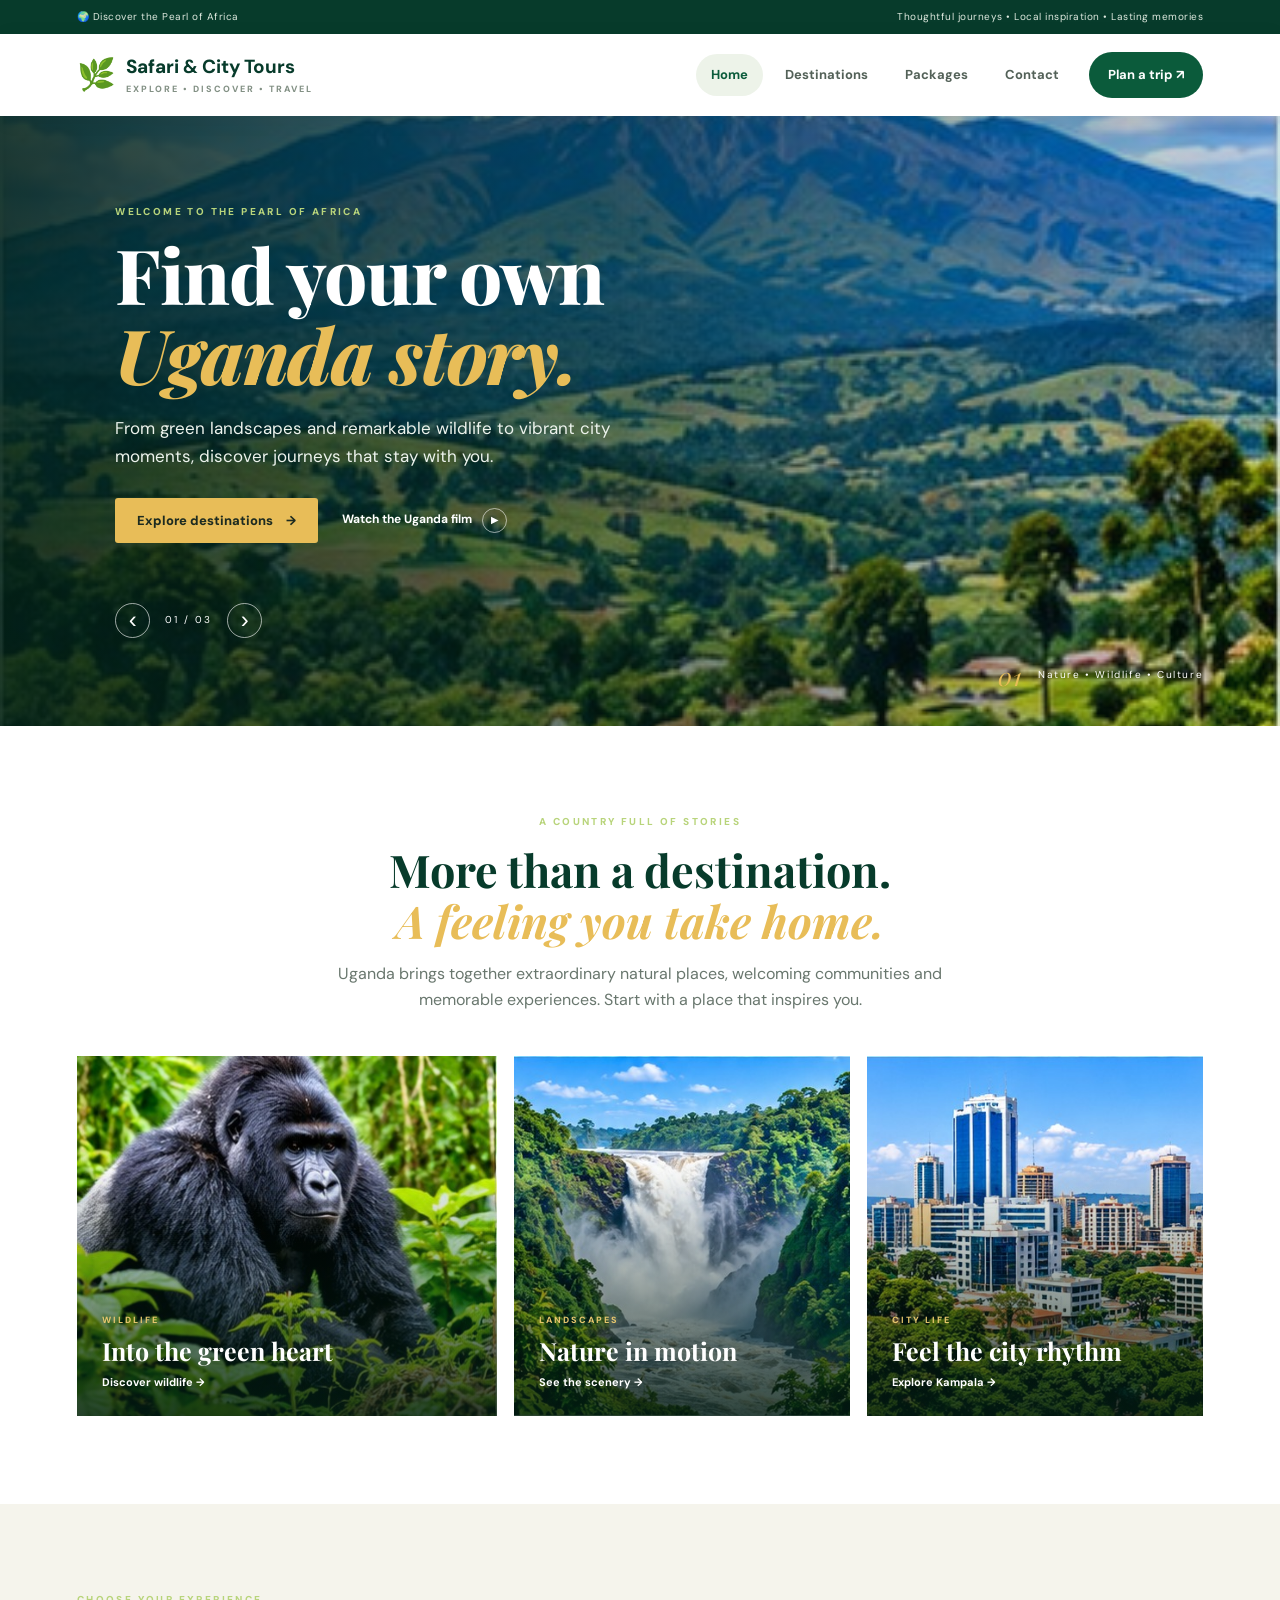
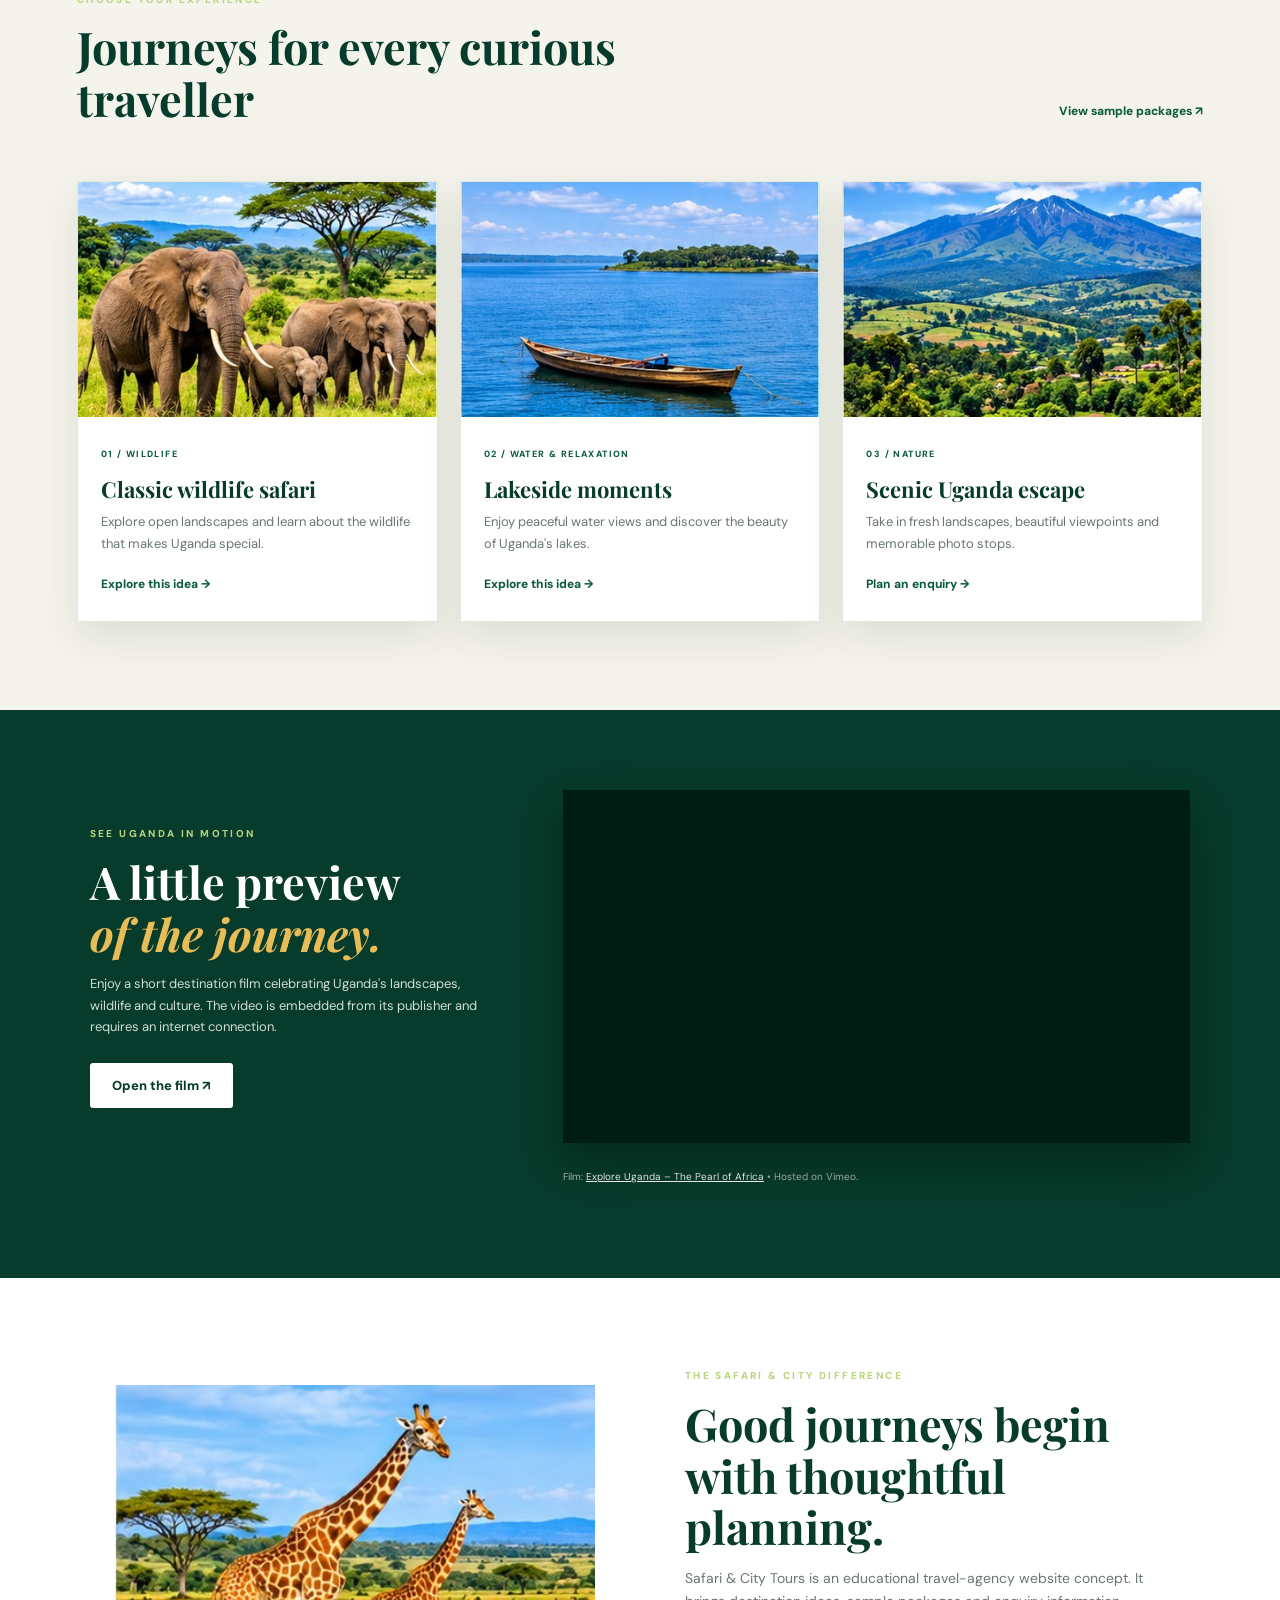
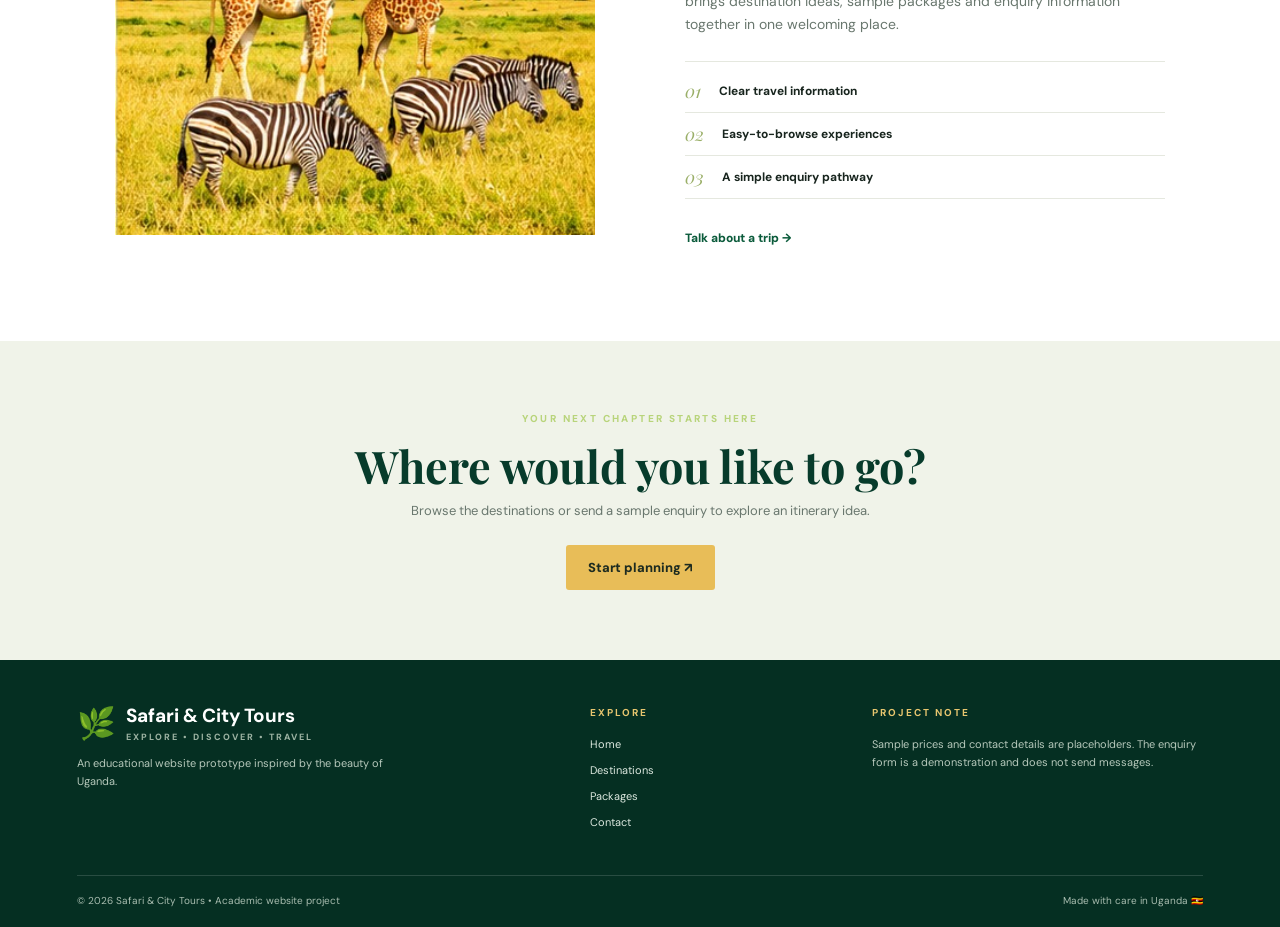
<file: index.html>
<!DOCTYPE html>
<html lang="en">
<head>
  <meta charset="UTF-8"><meta name="viewport" content="width=device-width, initial-scale=1.0">
  <meta name="description" content="Explore Uganda with Safari & City Tours. Discover wildlife, waterfalls, city life and beautiful lakes in the Pearl of Africa.">
  <title>Safari & City Tours | Explore Uganda</title><link rel="stylesheet" href="style.css">
</head>
<body>
<div class="topbar"><span>🌍 Discover the Pearl of Africa</span><span>Thoughtful journeys • Local inspiration • Lasting memories</span></div>
<header class="site-header">
  <a class="brand" href="index.html"><span class="brand-mark">🌿</span><span>Safari <b>& City Tours</b><small>EXPLORE • DISCOVER • TRAVEL</small></span></a>
  <button class="menu-toggle" aria-label="Open navigation" aria-expanded="false">☰</button>
  <nav class="nav"><a class="active" href="index.html">Home</a><a href="destinations.html">Destinations</a><a href="packages.html">Packages</a><a href="contact.html">Contact</a><a class="nav-cta" href="contact.html">Plan a trip ↗</a></nav>
</header>
<main>
  <section class="hero" id="hero" aria-label="Featured Uganda destination">
    <div class="hero-shade"></div><div class="hero-content">
      <p class="eyebrow">WELCOME TO THE PEARL OF AFRICA</p>
      <h1>Find your own<br><em>Uganda story.</em></h1>
      <p>From green landscapes and remarkable wildlife to vibrant city moments, discover journeys that stay with you.</p>
      <div class="hero-actions"><a class="btn" href="destinations.html">Explore destinations <span>→</span></a><a class="quiet-link" href="#film">Watch the Uganda film <span>▶</span></a></div>
      <div class="hero-controls"><button id="heroPrev" aria-label="Previous featured image">‹</button><span id="heroCount">01 / 03</span><button id="heroNext" aria-label="Next featured image">›</button></div>
    </div>
    <div class="hero-caption"><span>01</span><span>Nature • Wildlife • Culture</span></div>
  </section>

  <section class="section intro-section"><div class="section-heading"><p class="eyebrow">A COUNTRY FULL OF STORIES</p><h2>More than a destination.<br><em>A feeling you take home.</em></h2><p>Uganda brings together extraordinary natural places, welcoming communities and memorable experiences. Start with a place that inspires you.</p></div>
    <div class="feature-grid">
      <article class="feature-card feature-large"><img src="mountain-gorilla.jpg" alt="Mountain gorilla in a green forest" loading="lazy"><div class="feature-overlay"><span>WILDLIFE</span><h3>Into the green heart</h3><a href="destinations.html">Discover wildlife →</a></div></article>
      <article class="feature-card"><img src="murchison-waterfall.jpg" alt="Waterfall surrounded by green landscape" loading="lazy"><div class="feature-overlay"><span>LANDSCAPES</span><h3>Nature in motion</h3><a href="destinations.html">See the scenery →</a></div></article>
      <article class="feature-card"><img src="kampala-city.jpg" alt="Kampala city buildings" loading="lazy"><div class="feature-overlay"><span>CITY LIFE</span><h3>Feel the city rhythm</h3><a href="destinations.html">Explore Kampala →</a></div></article>
    </div>
  </section>

  <section class="section experiences-section"><div class="section-heading split-heading"><div><p class="eyebrow">CHOOSE YOUR EXPERIENCE</p><h2>Journeys for every curious traveller</h2></div><a class="text-link" href="packages.html">View sample packages ↗</a></div>
    <div class="cards">
      <article class="tour-card"><img src="safari-elephants.jpg" alt="Elephants in an African landscape" loading="lazy"><div class="card-body"><span class="tag">01 / WILDLIFE</span><h3>Classic wildlife safari</h3><p>Explore open landscapes and learn about the wildlife that makes Uganda special.</p><a href="packages.html" class="text-link">Explore this idea →</a></div></article>
      <article class="tour-card"><img src="lake-victoria.jpg" alt="Lake Victoria scenery" loading="lazy"><div class="card-body"><span class="tag">02 / WATER & RELAXATION</span><h3>Lakeside moments</h3><p>Enjoy peaceful water views and discover the beauty of Uganda's lakes.</p><a href="destinations.html" class="text-link">Explore this idea →</a></div></article>
      <article class="tour-card"><img src="uganda-landscape.jpg" alt="Green Ugandan landscape" loading="lazy"><div class="card-body"><span class="tag">03 / NATURE</span><h3>Scenic Uganda escape</h3><p>Take in fresh landscapes, beautiful viewpoints and memorable photo stops.</p><a href="contact.html" class="text-link">Plan an enquiry →</a></div></article>
    </div>
  </section>

  <section class="film-section" id="film"><div class="film-copy"><p class="eyebrow">SEE UGANDA IN MOTION</p><h2>A little preview<br><em>of the journey.</em></h2><p>Enjoy a short destination film celebrating Uganda's landscapes, wildlife and culture. The video is embedded from its publisher and requires an internet connection.</p><a class="btn btn-light" href="https://vimeo.com/716001396" target="_blank" rel="noopener">Open the film ↗</a></div><div class="video-frame"><iframe src="https://player.vimeo.com/video/716001396" title="Explore Uganda – The Pearl of Africa promotional film" loading="lazy" allow="autoplay; fullscreen; picture-in-picture" allowfullscreen></iframe></div><p class="video-credit">Film: <a href="https://vimeo.com/716001396" target="_blank" rel="noopener">Explore Uganda – The Pearl of Africa</a> • Hosted on Vimeo.</p></section>

  <section class="about-section"><div class="about-photo"><img src="savannah-wildlife.jpg" alt="Wildlife in a natural savannah setting" loading="lazy"></div><div class="about-copy"><p class="eyebrow">THE SAFARI & CITY DIFFERENCE</p><h2>Good journeys begin with thoughtful planning.</h2><p>Safari & City Tours is an educational travel-agency website concept. It brings destination ideas, sample packages and enquiry information together in one welcoming place.</p><div class="values"><div><b>01</b><span>Clear travel information</span></div><div><b>02</b><span>Easy-to-browse experiences</span></div><div><b>03</b><span>A simple enquiry pathway</span></div></div><a class="text-link" href="contact.html">Talk about a trip →</a></div></section>

  <section class="closing-cta"><p class="eyebrow">YOUR NEXT CHAPTER STARTS HERE</p><h2>Where would you like to go?</h2><p>Browse the destinations or send a sample enquiry to explore an itinerary idea.</p><a class="btn" href="contact.html">Start planning ↗</a></section>
</main>
<footer class="site-footer"><div class="footer-main"><div><a class="brand footer-brand" href="index.html"><span class="brand-mark">🌿</span><span>Safari <b>& City Tours</b><small>EXPLORE • DISCOVER • TRAVEL</small></span></a><p class="footer-note">An educational website prototype inspired by the beauty of Uganda.</p></div><div><h4>EXPLORE</h4><a href="index.html">Home</a><a href="destinations.html">Destinations</a><a href="packages.html">Packages</a><a href="contact.html">Contact</a></div><div><h4>PROJECT NOTE</h4><p>Sample prices and contact details are placeholders. The enquiry form is a demonstration and does not send messages.</p></div></div><div class="footer-bottom"><span>© 2026 Safari & City Tours • Academic website project</span><span>Made with care in Uganda 🇺🇬</span></div></footer>
<script src="script.js"></script>
</body></html>
</file>
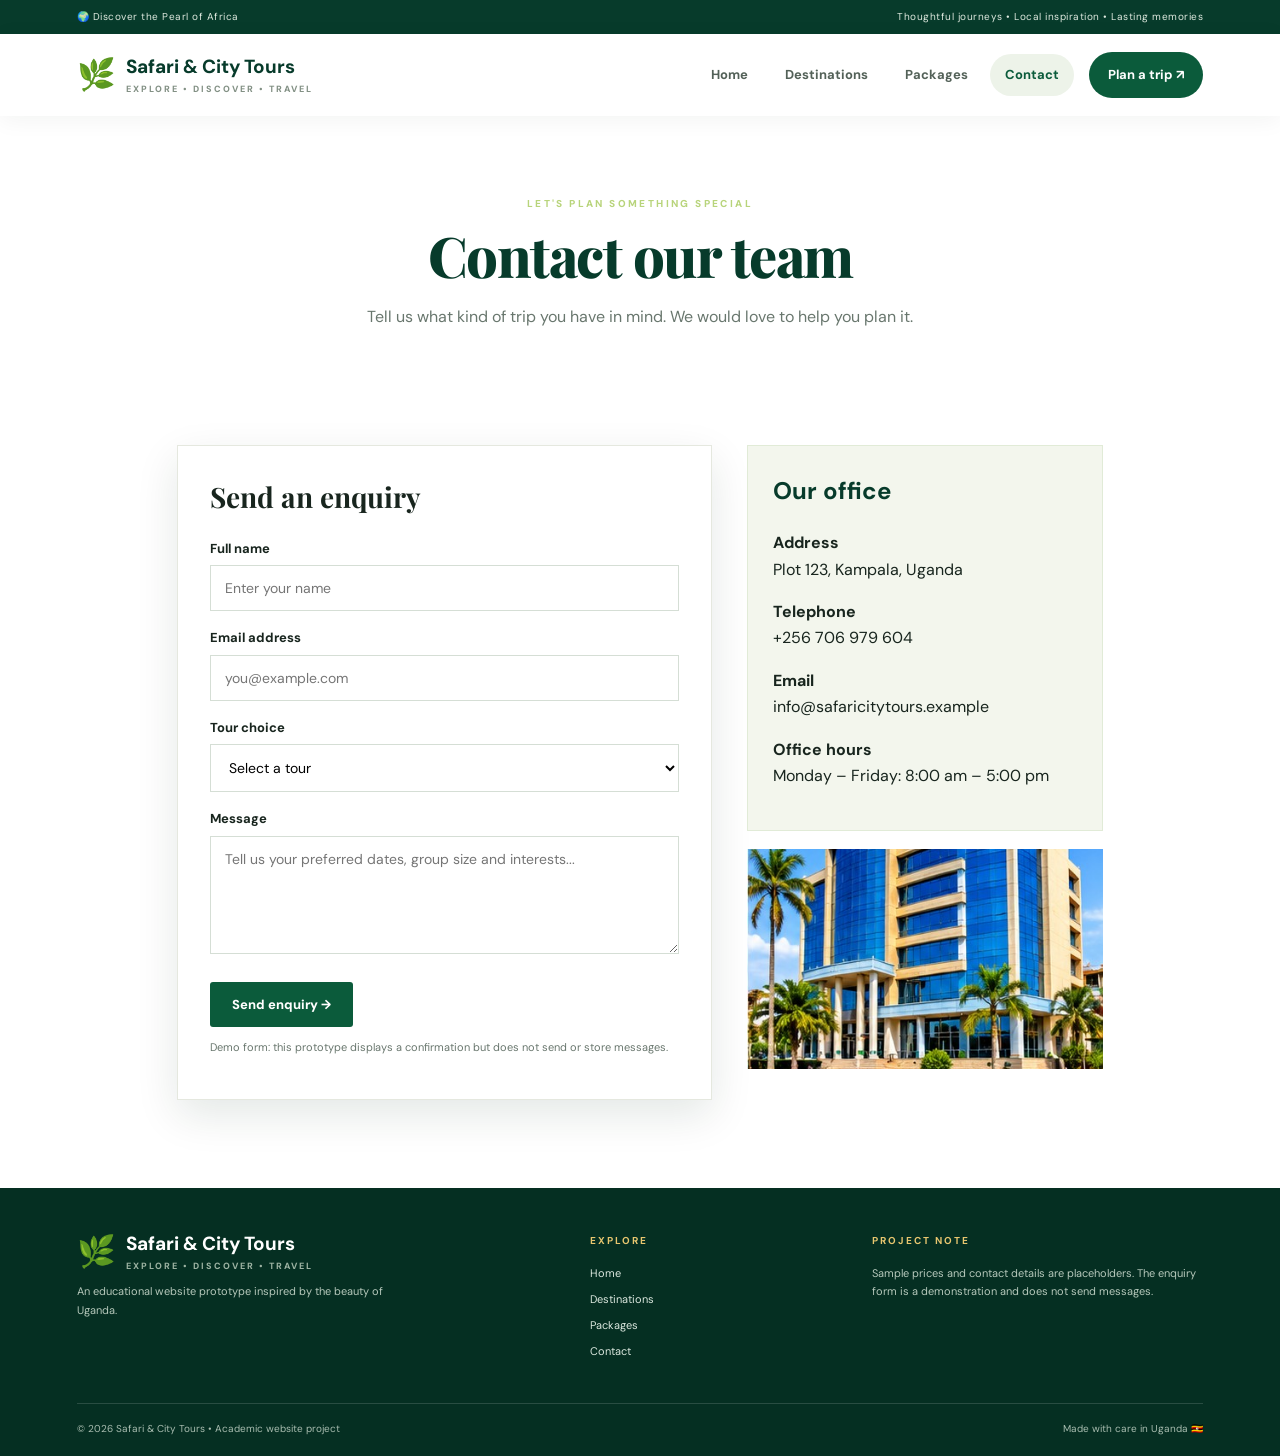
<file: contact.html>
<!DOCTYPE html><html lang="en"><head><meta charset="UTF-8"><meta name="viewport" content="width=device-width, initial-scale=1.0"><title>Contact | Safari & City Tours</title><link rel="stylesheet" href="style.css"></head><body>
<div class="topbar"><span>🌍 Discover the Pearl of Africa</span><span>Thoughtful journeys • Local inspiration • Lasting memories</span></div>
<header class="site-header"><a class="brand" href="index.html"><span class="brand-mark">🌿</span><span>Safari <b>& City Tours</b><small>EXPLORE • DISCOVER • TRAVEL</small></span></a><button class="menu-toggle" aria-label="Open navigation" aria-expanded="false">☰</button><nav class="nav"><a href="index.html">Home</a><a  href="destinations.html">Destinations</a><a  href="packages.html">Packages</a><a class="active" href="contact.html">Contact</a><a class="nav-cta" href="contact.html">Plan a trip ↗</a></nav></header>
<main class="page-main"><section class="page-intro"><p class="eyebrow">LET'S PLAN SOMETHING SPECIAL</p><h1>Contact our team</h1><p>Tell us what kind of trip you have in mind. We would love to help you plan it.</p></section>
<section class="section contact-layout"><form id="contactForm" class="contact-form"><h2>Send an enquiry</h2><label for="name">Full name</label><input id="name" name="name" type="text" placeholder="Enter your name" required minlength="2"><label for="email">Email address</label><input id="email" name="email" type="email" placeholder="you@example.com" required><label for="tour">Tour choice</label><select id="tour" name="tour" required><option value="">Select a tour</option><option>Safari Adventure</option><option>National Parks Tour</option><option>Lake & Beach Getaway</option><option>Complete Uganda Tour</option><option>Custom itinerary</option></select><label for="message">Message</label><textarea id="message" name="message" rows="5" placeholder="Tell us your preferred dates, group size and interests..." required></textarea><button class="btn" type="submit">Send enquiry →</button><p class="form-note">Demo form: this prototype displays a confirmation but does not send or store messages.</p></form>
<aside class="contact-aside"><div class="info-panel"><h2>Our office</h2><p><b>Address</b><br>Plot 123, Kampala, Uganda</p><p><b>Telephone</b><br>+256 706 979 604</p><p><b>Email</b><br>info@safaricitytours.example</p><p><b>Office hours</b><br>Monday – Friday: 8:00 am – 5:00 pm</p></div><img src="office-building.jpg" alt="Modern office building"></aside></section></main>
<footer class="site-footer"><div class="footer-main"><div><a class="brand footer-brand" href="index.html"><span class="brand-mark">🌿</span><span>Safari <b>& City Tours</b><small>EXPLORE • DISCOVER • TRAVEL</small></span></a><p class="footer-note">An educational website prototype inspired by the beauty of Uganda.</p></div><div><h4>EXPLORE</h4><a href="index.html">Home</a><a href="destinations.html">Destinations</a><a href="packages.html">Packages</a><a href="contact.html">Contact</a></div><div><h4>PROJECT NOTE</h4><p>Sample prices and contact details are placeholders. The enquiry form is a demonstration and does not send messages.</p></div></div><div class="footer-bottom"><span>© 2026 Safari & City Tours • Academic website project</span><span>Made with care in Uganda 🇺🇬</span></div></footer><div id="successModal" class="modal" role="dialog" aria-modal="true" aria-labelledby="modalTitle"><div class="modal-box"><div class="success-icon">✓</div><h2 id="modalTitle">Thank you!</h2><p>Your demo enquiry has been received by this prototype.</p><button id="closeModal" class="btn">Close</button></div></div><script src="script.js"></script></body></html>
</file>
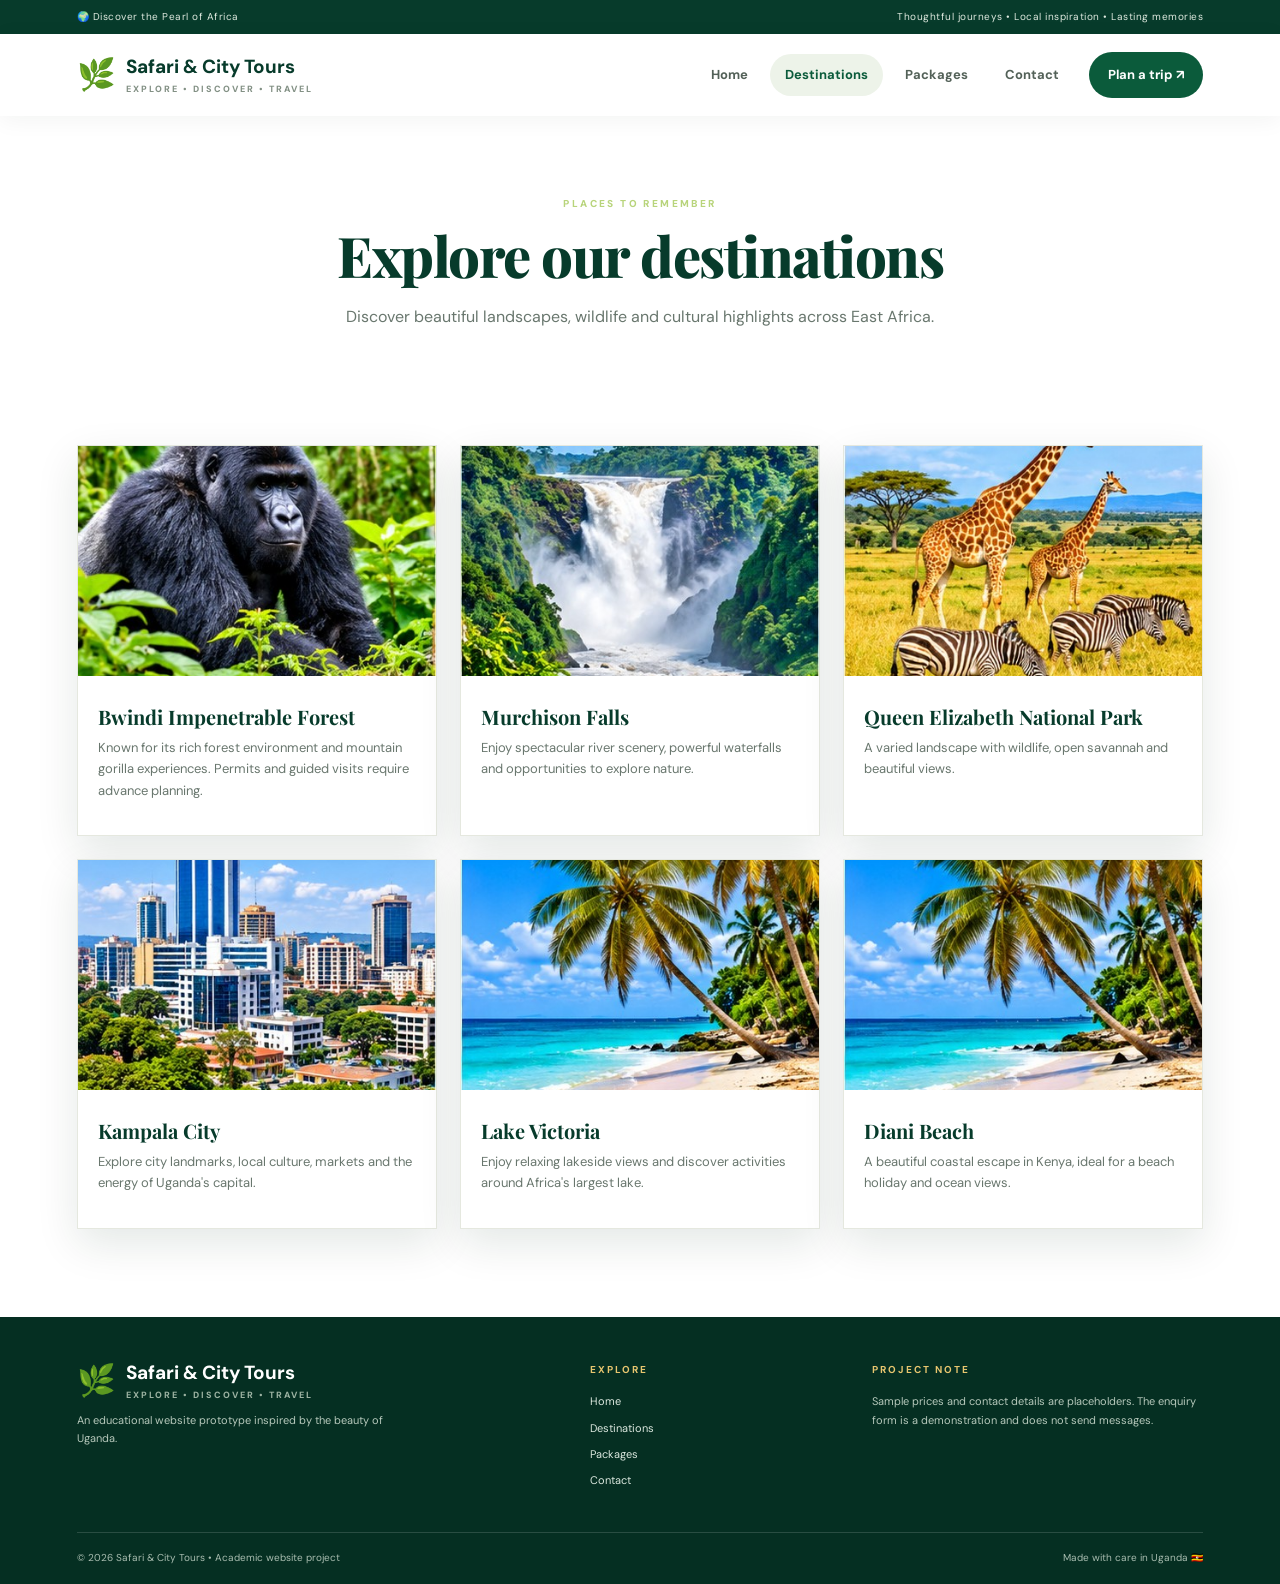
<file: destinations.html>
<!DOCTYPE html><html lang="en"><head><meta charset="UTF-8"><meta name="viewport" content="width=device-width, initial-scale=1.0"><title>Destinations | Safari & City Tours</title><link rel="stylesheet" href="style.css"></head><body>
<div class="topbar"><span>🌍 Discover the Pearl of Africa</span><span>Thoughtful journeys • Local inspiration • Lasting memories</span></div>
<header class="site-header"><a class="brand" href="index.html"><span class="brand-mark">🌿</span><span>Safari <b>& City Tours</b><small>EXPLORE • DISCOVER • TRAVEL</small></span></a><button class="menu-toggle" aria-label="Open navigation" aria-expanded="false">☰</button><nav class="nav"><a href="index.html">Home</a><a class="active" href="destinations.html">Destinations</a><a  href="packages.html">Packages</a><a  href="contact.html">Contact</a><a class="nav-cta" href="contact.html">Plan a trip ↗</a></nav></header>
<main class="page-main"><section class="page-intro"><p class="eyebrow">PLACES TO REMEMBER</p><h1>Explore our destinations</h1><p>Discover beautiful landscapes, wildlife and cultural highlights across East Africa.</p></section>
<section class="section"><div class="destination-grid">
<article class="destination-card"><img src="mountain-gorilla.jpg" alt="Gorilla in a green forest"><div class="card-body"><h3>Bwindi Impenetrable Forest</h3><p>Known for its rich forest environment and mountain gorilla experiences. Permits and guided visits require advance planning.</p></div></article>
<article class="destination-card"><img src="murchison-waterfall.jpg" alt="Large waterfall surrounded by greenery"><div class="card-body"><h3>Murchison Falls</h3><p>Enjoy spectacular river scenery, powerful waterfalls and opportunities to explore nature.</p></div></article>
<article class="destination-card"><img src="savannah-wildlife.jpg" alt="Wildlife in a natural green setting"><div class="card-body"><h3>Queen Elizabeth National Park</h3><p>A varied landscape with wildlife, open savannah and beautiful views.</p></div></article>
<article class="destination-card"><img src="kampala-city.jpg" alt="Modern city buildings"><div class="card-body"><h3>Kampala City</h3><p>Explore city landmarks, local culture, markets and the energy of Uganda's capital.</p></div></article>
<article class="destination-card"><img src="diani-beach.jpg" alt="Blue lake and tropical shore"><div class="card-body"><h3>Lake Victoria</h3><p>Enjoy relaxing lakeside views and discover activities around Africa's largest lake.</p></div></article>
<article class="destination-card"><img src="diani-beach.jpg" alt="White sand beach and turquoise water"><div class="card-body"><h3>Diani Beach</h3><p>A beautiful coastal escape in Kenya, ideal for a beach holiday and ocean views.</p></div></article>
</div></section></main><footer class="site-footer"><div class="footer-main"><div><a class="brand footer-brand" href="index.html"><span class="brand-mark">🌿</span><span>Safari <b>& City Tours</b><small>EXPLORE • DISCOVER • TRAVEL</small></span></a><p class="footer-note">An educational website prototype inspired by the beauty of Uganda.</p></div><div><h4>EXPLORE</h4><a href="index.html">Home</a><a href="destinations.html">Destinations</a><a href="packages.html">Packages</a><a href="contact.html">Contact</a></div><div><h4>PROJECT NOTE</h4><p>Sample prices and contact details are placeholders. The enquiry form is a demonstration and does not send messages.</p></div></div><div class="footer-bottom"><span>© 2026 Safari & City Tours • Academic website project</span><span>Made with care in Uganda 🇺🇬</span></div></footer><script src="script.js"></script></body></html>
</file>
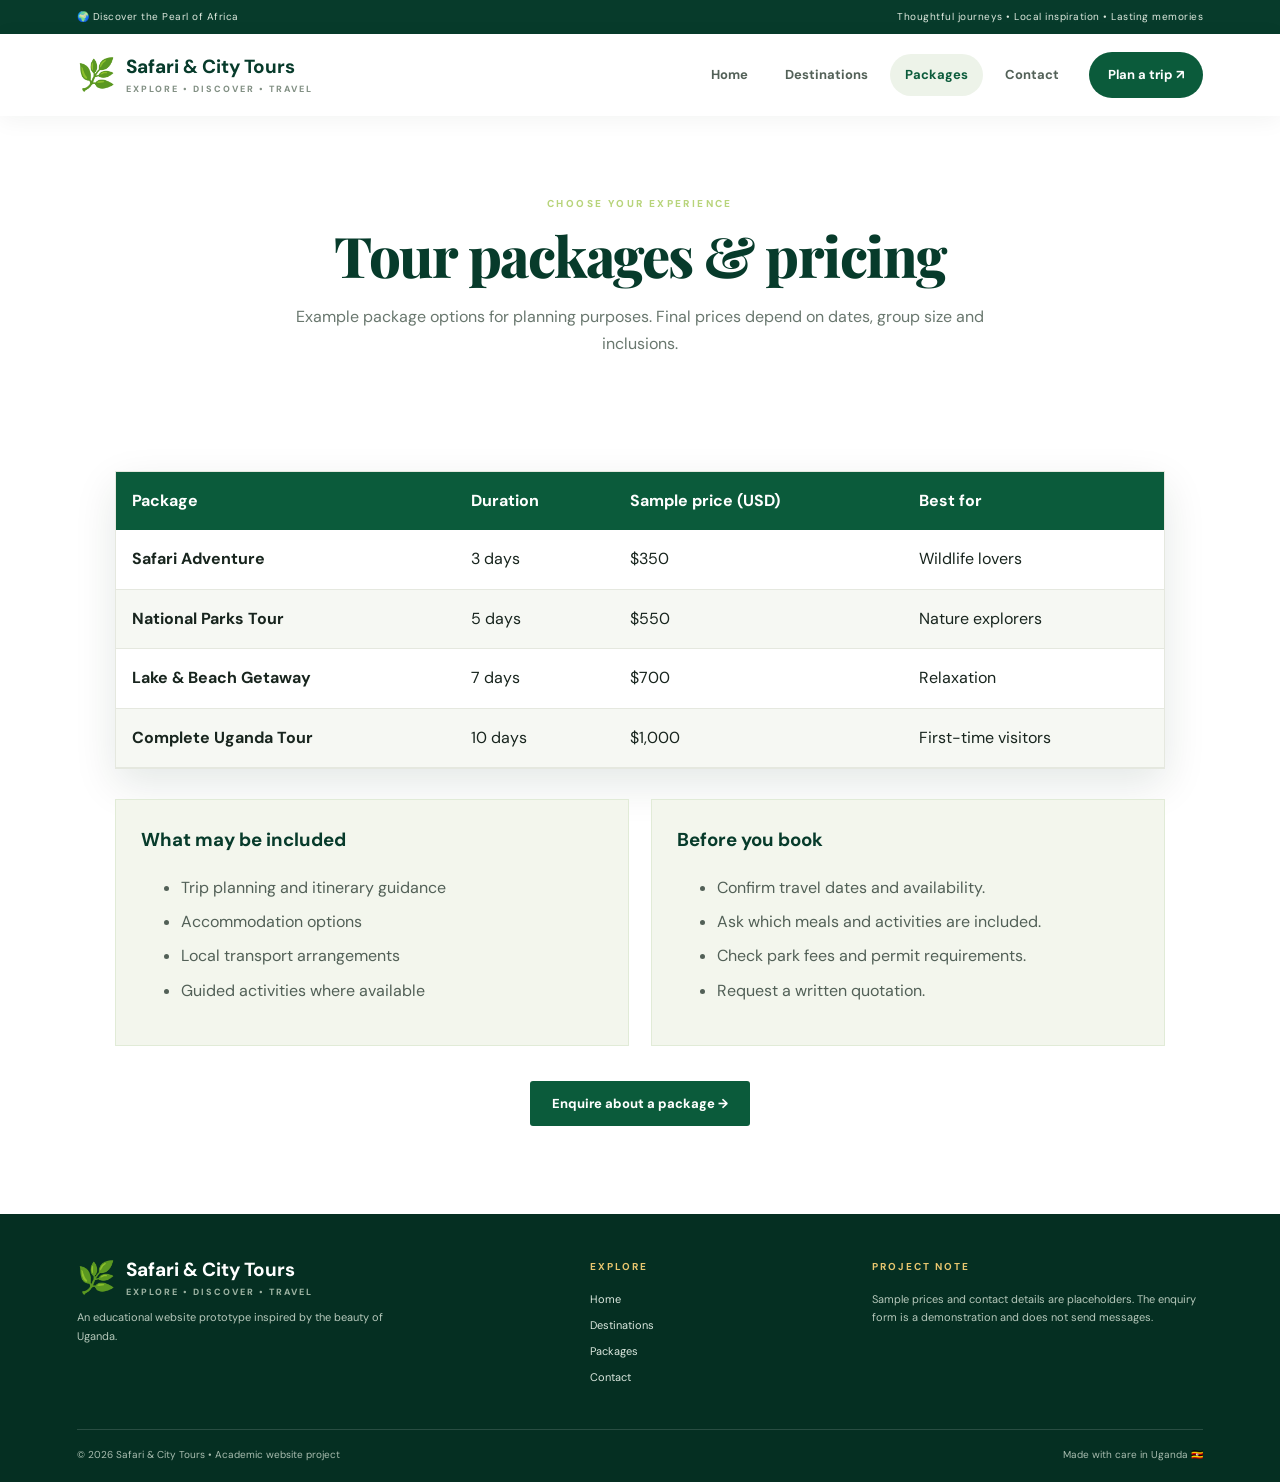
<file: packages.html>
<!DOCTYPE html><html lang="en"><head><meta charset="UTF-8"><meta name="viewport" content="width=device-width, initial-scale=1.0"><title>Packages | Safari & City Tours</title><link rel="stylesheet" href="style.css"></head><body>
<div class="topbar"><span>🌍 Discover the Pearl of Africa</span><span>Thoughtful journeys • Local inspiration • Lasting memories</span></div>
<header class="site-header"><a class="brand" href="index.html"><span class="brand-mark">🌿</span><span>Safari <b>& City Tours</b><small>EXPLORE • DISCOVER • TRAVEL</small></span></a><button class="menu-toggle" aria-label="Open navigation" aria-expanded="false">☰</button><nav class="nav"><a href="index.html">Home</a><a  href="destinations.html">Destinations</a><a class="active" href="packages.html">Packages</a><a  href="contact.html">Contact</a><a class="nav-cta" href="contact.html">Plan a trip ↗</a></nav></header>
<main class="page-main"><section class="page-intro"><p class="eyebrow">CHOOSE YOUR EXPERIENCE</p><h1>Tour packages & pricing</h1><p>Example package options for planning purposes. Final prices depend on dates, group size and inclusions.</p></section>
<section class="section"><div class="table-wrap"><table><thead><tr><th>Package</th><th>Duration</th><th>Sample price (USD)</th><th>Best for</th></tr></thead><tbody>
<tr><td><b>Safari Adventure</b></td><td>3 days</td><td>$350</td><td>Wildlife lovers</td></tr><tr><td><b>National Parks Tour</b></td><td>5 days</td><td>$550</td><td>Nature explorers</td></tr><tr><td><b>Lake & Beach Getaway</b></td><td>7 days</td><td>$700</td><td>Relaxation</td></tr><tr><td><b>Complete Uganda Tour</b></td><td>10 days</td><td>$1,000</td><td>First-time visitors</td></tr></tbody></table></div>
<div class="included-grid"><div class="info-panel"><h3>What may be included</h3><ul><li>Trip planning and itinerary guidance</li><li>Accommodation options</li><li>Local transport arrangements</li><li>Guided activities where available</li></ul></div><div class="info-panel"><h3>Before you book</h3><ul><li>Confirm travel dates and availability.</li><li>Ask which meals and activities are included.</li><li>Check park fees and permit requirements.</li><li>Request a written quotation.</li></ul></div></div><div class="center"><a class="btn" href="contact.html">Enquire about a package →</a></div></section></main>
<footer class="site-footer"><div class="footer-main"><div><a class="brand footer-brand" href="index.html"><span class="brand-mark">🌿</span><span>Safari <b>& City Tours</b><small>EXPLORE • DISCOVER • TRAVEL</small></span></a><p class="footer-note">An educational website prototype inspired by the beauty of Uganda.</p></div><div><h4>EXPLORE</h4><a href="index.html">Home</a><a href="destinations.html">Destinations</a><a href="packages.html">Packages</a><a href="contact.html">Contact</a></div><div><h4>PROJECT NOTE</h4><p>Sample prices and contact details are placeholders. The enquiry form is a demonstration and does not send messages.</p></div></div><div class="footer-bottom"><span>© 2026 Safari & City Tours • Academic website project</span><span>Made with care in Uganda 🇺🇬</span></div></footer><script src="script.js"></script></body></html>
</file>
<file: style.css>
@import url('https://fonts.googleapis.com/css2?family=DM+Sans:wght@400;500;600;700;800&family=Playfair+Display:ital,wght@0,600;0,700;0,800;1,600;1,700&display=swap');
:root{--green:#0b5b3b;--deep:#073b2b;--gold:#e8bd58;--cream:#f5f4ec;--ink:#18251e;--muted:#69776e;--line:#e5e8df;--shadow:0 15px 40px rgba(7,45,28,.11)}
*{box-sizing:border-box}html{scroll-behavior:smooth}body{margin:0;font-family:'DM Sans',Arial,sans-serif;color:var(--ink);background:#fff;line-height:1.65}a{color:inherit;text-decoration:none}img{display:block;max-width:100%}.topbar{height:34px;background:var(--deep);color:#dfe9df;padding:0 6vw;display:flex;justify-content:space-between;align-items:center;font-size:10px;letter-spacing:.5px}.site-header{height:82px;padding:0 6vw;display:flex;align-items:center;justify-content:space-between;background:#fff;position:sticky;top:0;z-index:30;box-shadow:0 4px 22px #102c1b0d}.brand{display:flex;align-items:center;gap:10px;font-size:19px;font-weight:800;line-height:1.15;color:var(--deep)}.brand-mark{font-size:31px}.brand small{display:block;font-size:9px;letter-spacing:2px;color:#829084;font-weight:800;margin-top:6px}.nav{display:flex;align-items:center;gap:7px}.nav a{padding:10px 15px;border-radius:30px;font-weight:700;font-size:13px;color:#536158}.nav a:hover,.nav a.active{color:var(--green);background:#edf3e9}.nav .nav-cta{background:var(--green);color:#fff;padding:12px 19px;margin-left:8px}.menu-toggle{display:none;border:0;background:var(--green);color:white;padding:8px 12px;border-radius:8px;font-size:20px}.hero{min-height:610px;position:relative;display:flex;align-items:center;padding:70px 9vw;color:white;background:url('uganda-landscape.jpg') center/cover;transition:background-image .35s ease}.hero-shade{position:absolute;inset:0;background:linear-gradient(90deg,rgba(3,34,24,.88),rgba(3,34,24,.54) 52%,rgba(3,34,24,.12))}.hero-content{position:relative;z-index:1;max-width:670px}.eyebrow{font-size:10px;letter-spacing:2.4px;font-weight:800;color:#b8d47b;margin:0 0 13px}.hero h1,.page-intro h1{font:800 clamp(46px,6.6vw,76px)/1.05 'Playfair Display',Georgia,serif;margin:0 0 20px;letter-spacing:-1.5px}.hero h1 em,.section-heading h2 em,.film-copy h2 em{font-style:italic;color:var(--gold)}.hero-content>p:not(.eyebrow){font-size:17px;max-width:530px;color:#edf3ed;margin-bottom:28px}.hero-actions{display:flex;align-items:center;gap:24px;flex-wrap:wrap}.btn{display:inline-flex;align-items:center;gap:13px;border:0;background:var(--gold);color:#1d2b20;padding:14px 22px;border-radius:3px;font:800 13px 'DM Sans',sans-serif;cursor:pointer;transition:.2s}.btn:hover{transform:translateY(-2px);box-shadow:0 8px 20px #0002}.quiet-link{font-size:12px;font-weight:700;color:#fff}.quiet-link span{display:inline-grid;place-items:center;border:1px solid #ffffff90;border-radius:50%;width:25px;height:25px;margin-left:7px;font-size:9px}.hero-controls{display:flex;align-items:center;gap:15px;margin-top:60px}.hero-controls button{width:35px;height:35px;border:1px solid #ffffff9c;background:transparent;color:white;font-size:24px;line-height:1;border-radius:50%;cursor:pointer}.hero-controls span{font-size:10px;letter-spacing:2px}.hero-caption{position:absolute;right:6vw;bottom:34px;display:flex;gap:14px;align-items:center;font-size:10px;letter-spacing:1.6px;color:#fff}.hero-caption span:first-child{font:italic 25px 'Playfair Display',serif;color:var(--gold)}.section{padding:88px 6vw}.section-heading{text-align:center;max-width:720px;margin:0 auto 42px}.section-heading h2,.film-copy h2,.about-copy h2,.closing-cta h2{font:700 clamp(30px,4vw,45px)/1.15 'Playfair Display',Georgia,serif;margin:0 0 14px;color:var(--deep)}.section-heading>p:last-child{color:var(--muted);max-width:610px;margin:0 auto}.feature-grid{max-width:1200px;margin:auto;display:grid;grid-template-columns:1.25fr 1fr 1fr;gap:17px}.feature-card{height:360px;position:relative;overflow:hidden;background:#234}.feature-card img{width:100%;height:100%;object-fit:cover;transition:transform .5s}.feature-card:hover img{transform:scale(1.05)}.feature-overlay{position:absolute;inset:0;padding:25px;display:flex;flex-direction:column;justify-content:flex-end;color:#fff;background:linear-gradient(0deg,rgba(2,28,19,.82),transparent 70%)}.feature-overlay span{font-size:9px;letter-spacing:2px;font-weight:800;color:#e7c66e}.feature-overlay h3{font:700 25px 'Playfair Display',serif;margin:6px 0}.feature-overlay a{font-size:11px;font-weight:700}.experiences-section{background:var(--cream)}.split-heading{display:flex;justify-content:space-between;align-items:end;text-align:left;max-width:1200px}.split-heading>div{max-width:620px}.split-heading .text-link{white-space:nowrap;margin-bottom:17px}.cards{display:grid;grid-template-columns:repeat(3,1fr);gap:22px;max-width:1200px;margin:auto}.tour-card,.destination-card{background:#fff;overflow:hidden;border:1px solid var(--line);box-shadow:var(--shadow);transition:.25s}.tour-card:hover,.destination-card:hover{transform:translateY(-5px)}.tour-card img{width:100%;height:235px;object-fit:cover}.card-body{padding:22px 23px 25px}.card-body h3{margin:9px 0 7px;font:700 22px 'Playfair Display',serif;color:var(--deep)}.card-body p{color:var(--muted);font-size:13px;margin:0 0 16px}.tag{font-size:9px;font-weight:800;letter-spacing:1.4px;color:var(--green)}.text-link{color:var(--green);font-weight:800;font-size:12px}.film-section{background:var(--deep);color:white;padding:80px 7vw;display:grid;grid-template-columns:.8fr 1.2fr;gap:55px;align-items:center}.film-copy h2{color:#fff}.film-copy>p:not(.eyebrow){font-size:13px;color:#d0ded4;max-width:390px;margin:0 0 25px}.btn-light{background:#fff;color:var(--deep)}.video-frame{position:relative;width:100%;aspect-ratio:16/9;background:#001d14;box-shadow:0 18px 45px #00170f80}.video-frame iframe{position:absolute;inset:0;width:100%;height:100%;border:0}.about-section{display:grid;grid-template-columns:1fr 1fr;align-items:center;gap:7vw;padding:90px 9vw}.about-photo{height:450px;overflow:hidden}.about-photo img{width:100%;height:100%;object-fit:cover}.about-copy h2{max-width:490px}.about-copy>p:not(.eyebrow){font-size:14px;color:var(--muted);max-width:520px}.values{border-top:1px solid var(--line);margin:25px 0;padding-top:8px}.values div{display:flex;gap:18px;align-items:center;padding:9px 0;border-bottom:1px solid var(--line);font-size:12px;font-weight:700}.values b{font:italic 18px 'Playfair Display',serif;color:#9aaf68}.closing-cta{text-align:center;padding:70px 20px;background:#f0f3e9}.closing-cta h2{margin-bottom:8px}.closing-cta>p:not(.eyebrow){font-size:13px;color:var(--muted);margin:0 auto 23px}.site-footer{background:#052f22;color:#dce8df;padding:45px 6vw 18px}.footer-main{display:grid;grid-template-columns:1.4fr .7fr 1fr;gap:50px;max-width:1200px;margin:auto;padding-bottom:35px}.footer-brand{color:#fff}.footer-brand small{color:#9cb2a2}.footer-note,.footer-main>div:last-child p{max-width:330px;font-size:11px;color:#b6c8bb}.footer-main h4{font-size:10px;letter-spacing:2px;color:#e8c66f;margin:0 0 14px}.footer-main>div:not(:first-child) a{display:block;font-size:11px;margin:8px 0;color:#dce8df}.footer-bottom{border-top:1px solid #ffffff25;padding-top:17px;display:flex;justify-content:space-between;font-size:10px;color:#a9bdb0;max-width:1200px;margin:auto}.page-main{min-height:70vh}.page-intro{text-align:center;padding:80px 22px 10px;max-width:780px;margin:auto}.page-intro h1{font-size:clamp(38px,5vw,56px);color:var(--deep)}.page-intro>p:last-child{color:var(--muted)}.destination-grid{max-width:1200px;margin:auto;display:grid;grid-template-columns:repeat(3,1fr);gap:23px}.destination-card img{width:100%;height:230px;object-fit:cover}.destination-card .card-body{padding:18px 20px}.destination-card h3{font:700 20px 'Playfair Display',serif;color:var(--deep)}.table-wrap{max-width:1050px;margin:auto;overflow-x:auto;border:1px solid var(--line);box-shadow:var(--shadow)}table{width:100%;border-collapse:collapse;min-width:620px}th{background:var(--green);color:white;text-align:left;padding:16px}td{padding:16px;border-bottom:1px solid var(--line)}tbody tr:nth-child(even){background:#f6f8f3}.included-grid{max-width:1050px;margin:30px auto;display:grid;grid-template-columns:1fr 1fr;gap:22px}.info-panel{padding:25px;background:#f3f6ed;border:1px solid #e1ebd7}.info-panel h2,.info-panel h3{color:var(--deep);margin-top:0}.info-panel li{margin:8px 0;color:#526057}.center{text-align:center;margin-top:35px}.center .btn,.contact-form .btn{background:var(--green);color:white}.contact-layout{max-width:1080px;margin:auto;display:grid;grid-template-columns:1.2fr .8fr;gap:35px;align-items:start}.contact-form{padding:32px;border:1px solid var(--line);box-shadow:var(--shadow)}.contact-form h2{font:700 28px 'Playfair Display',serif;margin-top:0}.contact-form label{display:block;font-weight:700;font-size:13px;margin:16px 0 6px}.contact-form input,.contact-form select,.contact-form textarea{width:100%;padding:13px 14px;border:1px solid #d5ded5;font:14px 'DM Sans',sans-serif;background:#fff}.contact-form input:focus,.contact-form select:focus,.contact-form textarea:focus{outline:2px solid #a6c96b;border-color:transparent}.contact-form .btn{margin-top:20px}.form-note{font-size:11px;color:var(--muted)}.contact-aside img{width:100%;height:220px;object-fit:cover;margin-top:18px}.modal{display:none;position:fixed;inset:0;background:#071d14b8;z-index:50;align-items:center;justify-content:center;padding:20px}.modal.show{display:flex}.modal-box{background:white;padding:35px;text-align:center;max-width:390px;width:100%;box-shadow:var(--shadow)}.success-icon{width:55px;height:55px;border-radius:50%;background:#e5f4d8;color:var(--green);font-size:32px;font-weight:800;margin:0 auto 12px}.modal-box .btn{background:var(--green);color:white}
@media(max-width:900px){.topbar span:last-child{display:none}.site-header{height:72px}.menu-toggle{display:block}.nav{display:none;position:absolute;top:72px;left:0;right:0;background:white;padding:15px 22px 20px;box-shadow:0 12px 18px #0001;flex-direction:column;align-items:stretch}.nav.open{display:flex}.nav a{border-radius:6px}.nav .nav-cta{margin:5px 0 0;text-align:center}.hero{min-height:540px}.feature-grid{grid-template-columns:1fr 1fr}.feature-large{grid-row:span 2;height:100%}.feature-card:not(.feature-large){height:270px}.cards,.destination-grid{grid-template-columns:repeat(2,1fr)}.film-section{grid-template-columns:1fr;gap:28px}.film-copy>p:not(.eyebrow){max-width:650px}.about-section{padding:65px 6vw;gap:35px}.about-photo{height:380px}.footer-main{grid-template-columns:1fr 1fr}.footer-main>div:first-child{grid-column:1/-1}}
@media(max-width:560px){.topbar{padding:0 18px}.site-header{padding:0 18px}.brand{font-size:16px}.brand-mark{font-size:25px}.hero{min-height:500px;padding:50px 24px;background-position:58% center}.hero h1{font-size:47px}.hero-content>p:not(.eyebrow){font-size:15px}.hero-controls{margin-top:42px}.hero-caption{right:22px;bottom:20px}.section{padding:58px 18px}.section-heading h2,.film-copy h2,.about-copy h2,.closing-cta h2{font-size:32px}.feature-grid,.cards,.destination-grid,.included-grid{grid-template-columns:1fr}.feature-large,.feature-card,.feature-card:not(.feature-large){height:270px;grid-row:auto}.split-heading{display:block}.split-heading .text-link{display:inline-block;margin-top:8px}.tour-card img,.destination-card img{height:215px}.film-section{padding:55px 20px}.about-section{grid-template-columns:1fr;padding:55px 20px}.about-photo{height:280px}.closing-cta{padding:55px 18px}.page-intro{padding:52px 20px 0}.contact-layout{grid-template-columns:1fr}.contact-form{padding:23px 18px}.footer-main{grid-template-columns:1fr;gap:25px}.footer-main>div:first-child{grid-column:auto}.footer-bottom{display:block;text-align:center;line-height:2}}
.video-credit{grid-column:2;color:#aebfb4;font-size:10px;margin:-42px 0 0}.video-credit a{text-decoration:underline;color:#fff}@media(max-width:900px){.video-credit{grid-column:1;margin:-12px 0 0}}@media(max-width:560px){.video-credit{margin:-10px 0 0}}
</file>
